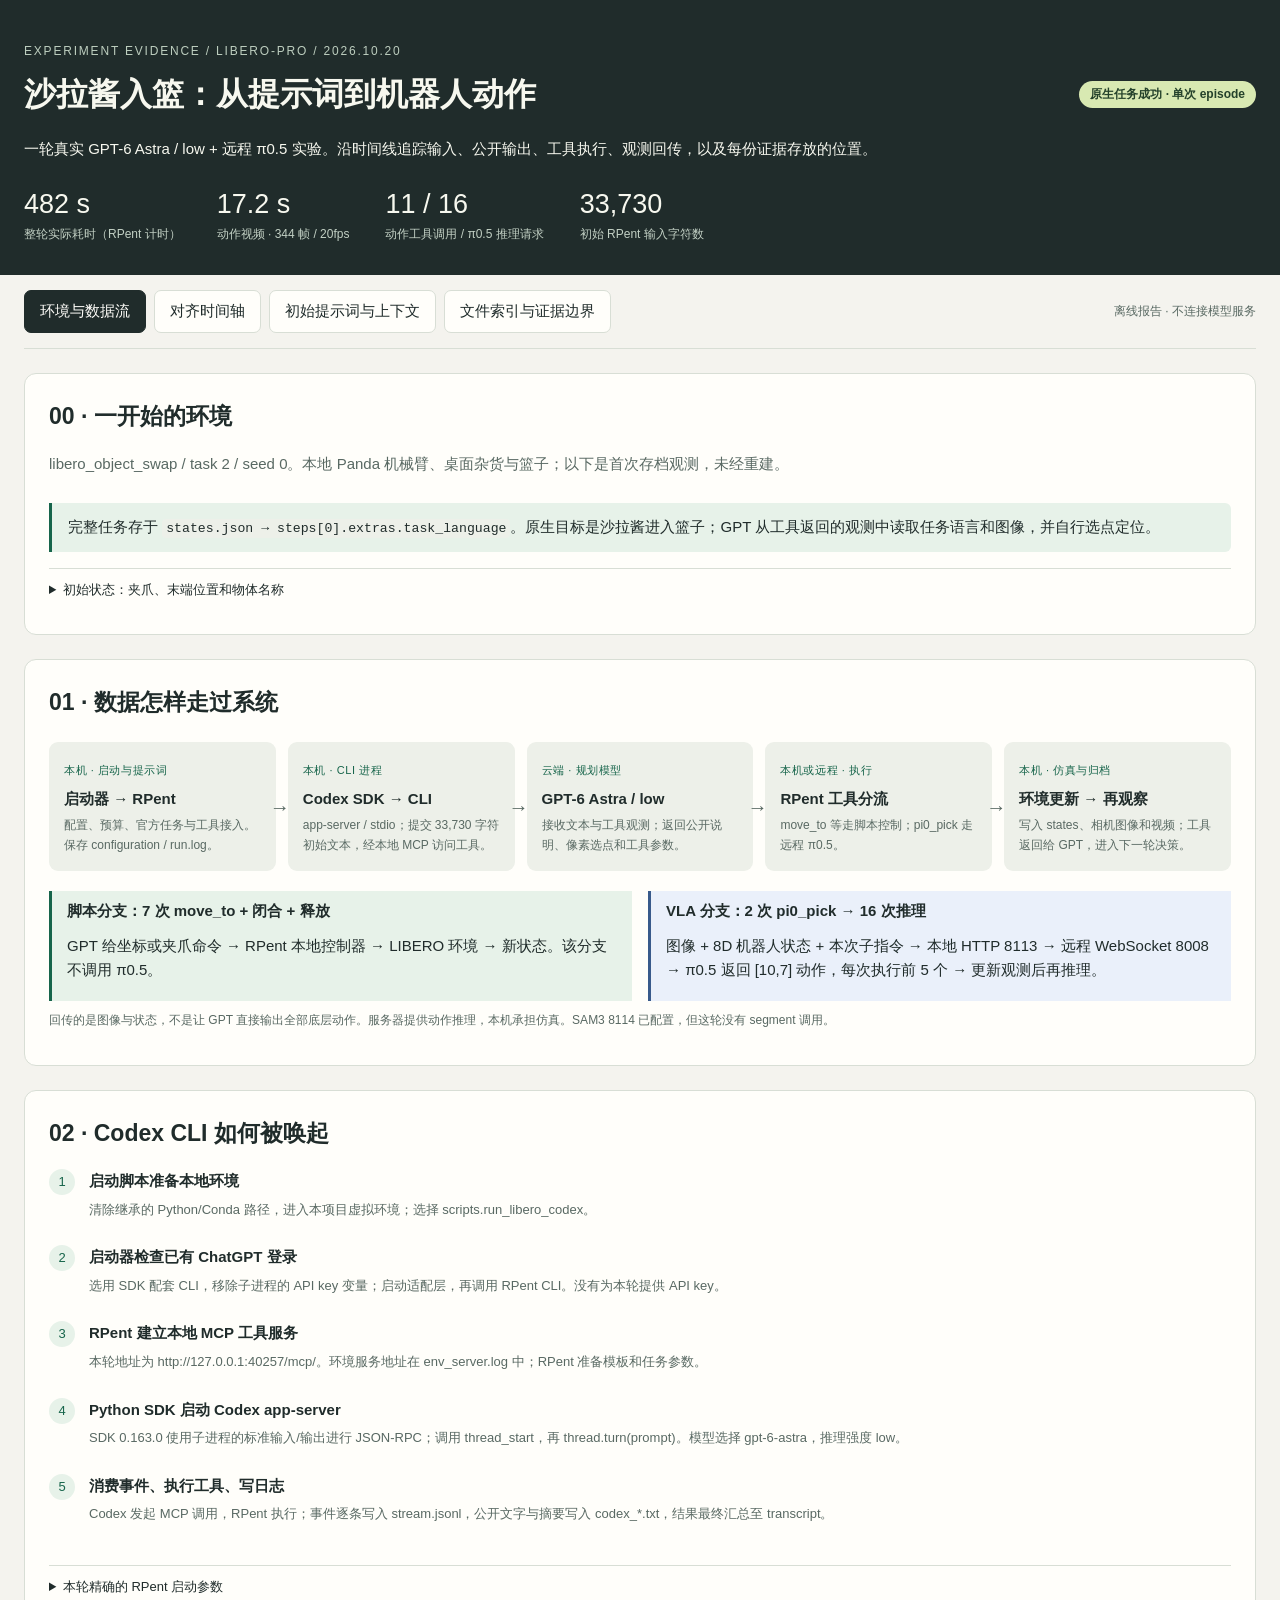
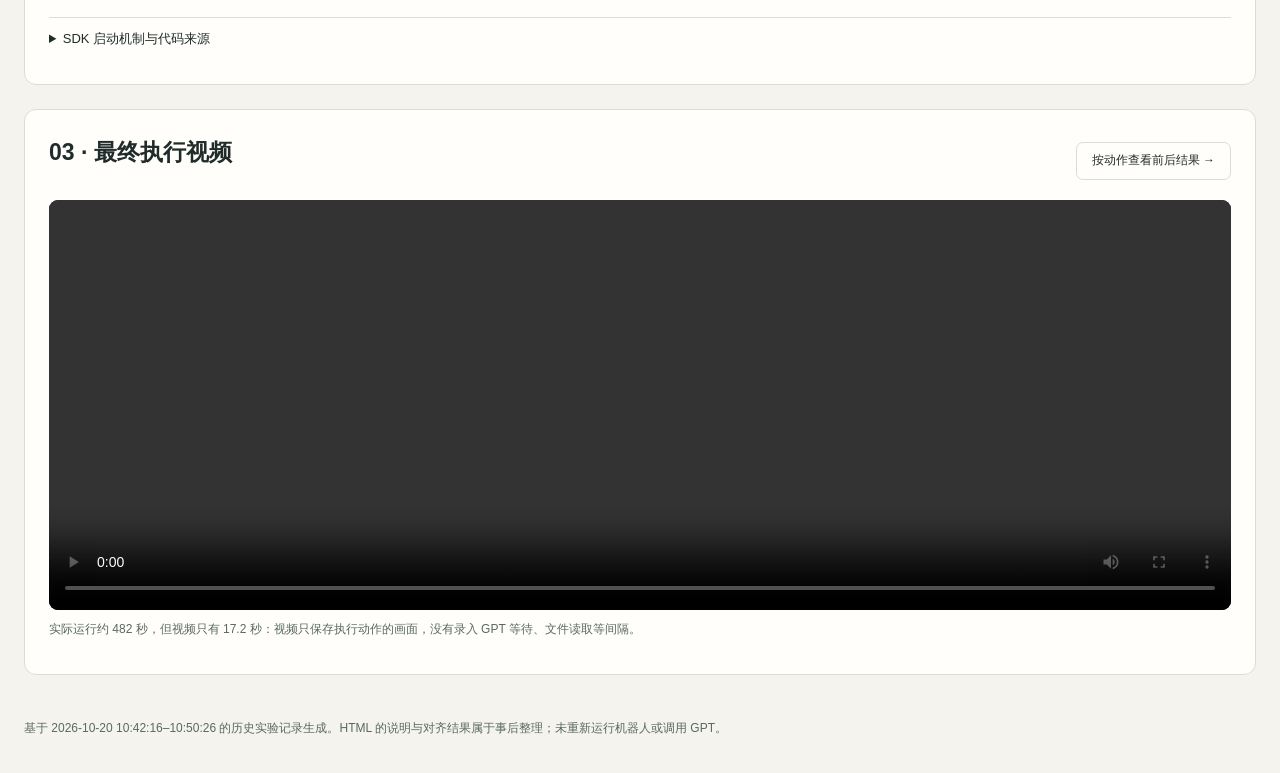
<file: scripts/templates/libero-run-report.html>
<!doctype html>
<html lang="zh-CN">
<head>
<meta charset="utf-8">
<meta name="viewport" content="width=device-width, initial-scale=1">
<title>LIBERO-PRO · 一次实验的数据流</title>
<style>
:root{--bg:#f4f3ee;--paper:#fffefa;--ink:#202c2b;--muted:#596963;--line:#d8ded5;--green:#17654b;--green-bg:#e7f2e9;--orange:#975313;--orange-bg:#fff0db;--blue:#385a8b;--blue-bg:#eaf0fa;--red:#ab4136;--red-bg:#fae9e5;--code:#edf0e9}
*{box-sizing:border-box}body{margin:0;background:var(--bg);color:var(--ink);font:15px/1.65 -apple-system,BlinkMacSystemFont,"Segoe UI","Noto Sans CJK SC","Microsoft YaHei",sans-serif}button,input{font:inherit}button,a{touch-action:manipulation}a{color:var(--green);text-underline-offset:3px;overflow-wrap:anywhere}button{cursor:pointer}button:focus-visible,a:focus-visible{outline:3px solid var(--blue);outline-offset:3px}header{background:var(--ink);color:#f7f8ef;padding:42px max(24px,calc((100vw - 1240px)/2)) 30px}.eyebrow{font-size:12px;letter-spacing:.15em;text-transform:uppercase;color:#bdcebf}h1{font-size:32px;line-height:1.3;font-weight:600;margin:12px 0}h2{font-size:23px;font-weight:600;margin:0 0 16px}h3{font-size:17px;font-weight:600;margin:18px 0 10px}p{margin:10px 0}.sub{color:var(--muted)}header .sub{color:#c2d0c4}header p{max-width:900px}.head-row{display:flex;align-items:center;justify-content:space-between;gap:24px}.badge{display:inline-flex;align-items:center;border-radius:20px;background:var(--green-bg);color:var(--green);font-size:12px;font-weight:600;padding:4px 11px;white-space:nowrap}.head-row .badge{background:#d8e9b2;color:#24422b}.stats{display:flex;gap:36px;flex-wrap:wrap;margin-top:26px}.stat strong{font-size:27px;display:block;font-weight:500;line-height:1.2}.stat span{color:#c2d0c4;font-size:12px}.shell{max-width:1288px;padding:0 24px;margin:auto}.nav{display:flex;gap:8px;position:sticky;top:0;background:var(--bg);padding:15px 0;z-index:10;border-bottom:1px solid var(--line);margin-bottom:24px}.nav button,.filter button,.small-btn{border:1px solid var(--line);border-radius:7px;background:var(--paper);color:var(--ink);padding:8px 15px}.nav button.active,.filter button.active{background:var(--ink);color:var(--paper);border-color:var(--ink)}.panel{background:var(--paper);border:1px solid var(--line);border-radius:12px;padding:24px;margin-bottom:24px}.view[hidden]{display:none}.two{display:grid;grid-template-columns:1fr 1fr;gap:22px}.photo{margin:0;background:var(--code);border-radius:8px;overflow:hidden}.photo img{display:block;width:100%;object-fit:contain;max-height:340px;image-rendering:auto}.photo figcaption{padding:9px 12px;font-size:12px;overflow-wrap:anywhere}.photo figcaption span{display:block;color:var(--muted)}.note{background:var(--green-bg);border-left:3px solid var(--green);padding:12px 16px;margin:16px 0;border-radius:0 6px 6px 0}.note.warn{background:var(--orange-bg);border-color:var(--orange)}.note.error{background:var(--red-bg);border-color:var(--red)}.flow{display:grid;grid-template-columns:repeat(5,1fr);gap:12px;margin:20px 0}.node{position:relative;background:var(--code);border-radius:9px;padding:15px;min-width:0}.node:not(:last-child):after{content:'→';position:absolute;right:-14px;top:38%;font-size:20px;color:var(--muted);z-index:1}.node b{display:block;font-size:15px;margin:5px 0}.node small{display:block;color:var(--muted);font-size:12px}.lane{font-size:11px;letter-spacing:.05em;color:var(--green)}.branch{display:grid;grid-template-columns:1fr 1fr;gap:16px}.branch>div{border-left:3px solid var(--green);padding:8px 15px;background:var(--green-bg)}.branch>div:last-child{border-color:var(--blue);background:var(--blue-bg)}pre{white-space:pre-wrap;overflow-wrap:anywhere;word-break:break-word;max-height:480px;overflow:auto;background:var(--code);border-radius:7px;padding:15px;font:12px/1.7 ui-monospace,SFMono-Regular,Consolas,monospace;margin:10px 0}code{font-family:ui-monospace,SFMono-Regular,Consolas,monospace;font-size:.88em;background:var(--code);padding:2px 4px;border-radius:4px}.sources{font-size:12px;display:grid;gap:7px;margin-top:16px}.source{background:var(--code);border-radius:6px;padding:8px 11px}.source .path{font:11px/1.6 ui-monospace,SFMono-Regular,Consolas,monospace;display:block;color:var(--muted);overflow-wrap:anywhere}.source a{font-weight:600}.meta{font-size:12px;color:var(--muted)}.filter{display:flex;gap:8px;flex-wrap:wrap;margin-bottom:14px}.timeline-layout{display:grid;grid-template-columns:320px minmax(0,1fr);gap:20px;align-items:start}.timeline-list{max-height:850px;overflow:auto;padding:8px;background:var(--paper);border:1px solid var(--line);border-radius:10px}.event{display:block;position:relative;text-align:left;width:100%;border:0;border-left:3px solid transparent;border-radius:6px;background:transparent;padding:12px;margin:3px 0;color:var(--ink)}.event:hover{background:var(--code)}.event.active{background:var(--green-bg);border-left-color:var(--green)}.event .time{font:12px ui-monospace,SFMono-Regular,Consolas,monospace;color:var(--muted)}.event strong{display:block;font-size:14px;margin-top:5px;font-weight:500}.kind{display:inline-block;border-radius:4px;font-size:11px;padding:1px 6px;margin-left:6px;background:var(--code);color:var(--muted)}.kind.vla{background:var(--orange-bg);color:var(--orange)}.kind.model{background:var(--blue-bg);color:var(--blue)}.kind.action,.kind.finish{background:var(--green-bg);color:var(--green)}.detail .panel{margin-bottom:16px}.detail h2{font-size:21px}.detail-head{display:flex;justify-content:space-between;gap:12px;align-items:center}.public{font-size:14px;border-left:3px solid var(--blue);padding:12px 16px;background:var(--blue-bg);white-space:pre-wrap;overflow-wrap:anywhere}.state-pair{display:grid;grid-template-columns:1fr 1fr;gap:12px}.state-pair .photo img{max-height:250px}.group-title{font-size:13px;font-weight:600;color:var(--muted);margin:10px 0}.video-shell{background:#172321;border-radius:9px;overflow:hidden;position:relative;text-align:center;color:#e0eadf}.video-shell video{display:block;width:100%;max-height:410px}.video-head{display:flex;justify-content:space-between;gap:12px;align-items:center;margin-bottom:12px}.video-head h3{margin:0}.video-head button{font-size:12px}.metrics-row{display:flex;gap:20px;flex-wrap:wrap;font-size:13px;margin:12px 0}.metrics-row b{display:block;font-size:18px;font-weight:500}.table-wrap{overflow-x:auto}table{width:100%;border-collapse:collapse;font-size:13px}th,td{text-align:left;border-bottom:1px solid var(--line);padding:12px 10px;vertical-align:top}th{font-weight:600;color:var(--muted)}td:first-child{min-width:170px}details{border-top:1px solid var(--line);padding:10px 0;margin-top:10px}summary{cursor:pointer;font-size:13px;font-weight:500}details pre{max-height:420px}.prompt-full{max-height:650px;font-size:13px}.empty{padding:30px;color:var(--muted)}.pill-row{display:flex;gap:8px;flex-wrap:wrap;margin:12px 0}.pill{font-size:12px;border:1px solid var(--line);border-radius:20px;padding:4px 10px}.tabs-note{font-size:12px;color:var(--muted);margin-left:auto;align-self:center}.file-desc{min-width:320px}.notes li{margin:9px 0}.prompt-head{display:flex;gap:12px;align-items:center;flex-wrap:wrap}.steps{counter-reset:launch;list-style:none;padding:0}.steps li{counter-increment:launch;position:relative;padding:0 0 20px 40px}.steps li:before{content:counter(launch);position:absolute;left:0;top:0;width:26px;height:26px;background:var(--green-bg);color:var(--green);border-radius:50%;text-align:center;font-size:13px;line-height:26px}.steps li b{display:block}.steps li p{margin:5px 0;font-size:13px;color:var(--muted)}footer{font-size:12px;color:var(--muted);padding:20px 0 35px}.mobile-jump{display:none}.count{font-size:12px;color:var(--muted);padding:4px 0 12px}.full-path{font-size:12px;overflow-wrap:anywhere}.video-label{font-size:12px;color:var(--muted)}
@media(max-width:1050px){.flow{grid-template-columns:1fr 1fr}.node:after{display:none}.timeline-layout{grid-template-columns:270px minmax(0,1fr)}.stats{gap:24px}.tabs-note{display:none}}
@media(max-width:750px){header{padding:28px 20px}.shell{padding:0 14px}h1{font-size:26px}.head-row{align-items:start}.stats{gap:18px}.stat strong{font-size:23px}.nav{gap:5px;overflow:auto}.nav button{padding:7px 11px;white-space:nowrap;font-size:13px}.panel{padding:17px}.two,.timeline-layout,.branch{grid-template-columns:1fr}.timeline-list{max-height:290px}.flow{grid-template-columns:1fr}.state-pair{gap:8px}.photo figcaption{padding:7px;font-size:11px}.detail-head{display:block}.detail .badge{margin-top:8px}.head-row .badge{display:none}.video-head{align-items:start}.full-path{font-size:11px}}
@media print{header{background:none;color:var(--ink)}.nav,.filter,.timeline-list,button{display:none}.view[hidden]{display:block}.timeline-layout{display:block}.panel{break-inside:avoid}.stats .stat span,header .sub{color:var(--muted)}}
</style>
</head>
<body>
<header>
  <div class="eyebrow">Experiment evidence / LIBERO-PRO / 2026.10.20</div>
  <div class="head-row"><h1>沙拉酱入篮：从提示词到机器人动作</h1><span class="badge">原生任务成功 · 单次 episode</span></div>
  <p>一轮真实 GPT-6 Astra / low + 远程 π0.5 实验。沿时间线追踪输入、公开输出、工具执行、观测回传，以及每份证据存放的位置。</p>
  <div class="sub" id="run-name"></div>
  <div class="stats"><div class="stat"><strong>482 s</strong><span>整轮实际耗时（RPent 计时）</span></div><div class="stat"><strong>17.2 s</strong><span>动作视频 · 344 帧 / 20fps</span></div><div class="stat"><strong>11 / 16</strong><span>动作工具调用 / π0.5 推理请求</span></div><div class="stat"><strong>33,730</strong><span>初始 RPent 输入字符数</span></div></div>
</header>
<div class="shell">
  <nav class="nav" aria-label="报告章节"><button data-view="overview" class="active">环境与数据流</button><button data-view="timeline">对齐时间轴</button><button data-view="prompt">初始提示词与上下文</button><button data-view="files">文件索引与证据边界</button><span class="tabs-note">离线报告 · 不连接模型服务</span></nav>
  <main>
    <section class="view" id="view-overview">
      <div class="panel"><h2>00 · 一开始的环境</h2><p id="task-text"></p><p class="sub">libero_object_swap / task 2 / seed 0。本地 Panda 机械臂、桌面杂货与篮子；以下是首次存档观测，未经重建。</p><div class="two" id="initial-images"></div><div class="note">完整任务存于 <code>states.json → steps[0].extras.task_language</code>。原生目标是沙拉酱进入篮子；GPT 从工具返回的观测中读取任务语言和图像，并自行选点定位。</div><details><summary>初始状态：夹爪、末端位置和物体名称</summary><pre id="initial-state"></pre></details></div>
      <div class="panel"><h2>01 · 数据怎样走过系统</h2><div class="flow"><div class="node"><span class="lane">本机 · 启动与提示词</span><b>启动器 → RPent</b><small>配置、预算、官方任务与工具接入。保存 configuration / run.log。</small></div><div class="node"><span class="lane">本机 · CLI 进程</span><b>Codex SDK → CLI</b><small>app-server / stdio；提交 33,730 字符初始文本，经本地 MCP 访问工具。</small></div><div class="node"><span class="lane">云端 · 规划模型</span><b>GPT-6 Astra / low</b><small>接收文本与工具观测；返回公开说明、像素选点和工具参数。</small></div><div class="node"><span class="lane">本机或远程 · 执行</span><b>RPent 工具分流</b><small>move_to 等走脚本控制；pi0_pick 走远程 π0.5。</small></div><div class="node"><span class="lane">本机 · 仿真与归档</span><b>环境更新 → 再观察</b><small>写入 states、相机图像和视频；工具返回给 GPT，进入下一轮决策。</small></div></div><div class="branch"><div><b>脚本分支：7 次 move_to + 闭合 + 释放</b><p>GPT 给坐标或夹爪命令 → RPent 本地控制器 → LIBERO 环境 → 新状态。该分支不调用 π0.5。</p></div><div><b>VLA 分支：2 次 pi0_pick → 16 次推理</b><p>图像 + 8D 机器人状态 + 本次子指令 → 本地 HTTP 8113 → 远程 WebSocket 8008 → π0.5 返回 [10,7] 动作，每次执行前 5 个 → 更新观测后再推理。</p></div></div><p class="meta">回传的是图像与状态，不是让 GPT 直接输出全部底层动作。服务器提供动作推理，本机承担仿真。SAM3 8114 已配置，但这轮没有 segment 调用。</p></div>
      <div class="panel"><h2>02 · Codex CLI 如何被唤起</h2><ol class="steps"><li><b>启动脚本准备本地环境</b><p>清除继承的 Python/Conda 路径，进入本项目虚拟环境；选择 scripts.run_libero_codex。</p></li><li><b>启动器检查已有 ChatGPT 登录</b><p>选用 SDK 配套 CLI，移除子进程的 API key 变量；启动适配层，再调用 RPent CLI。没有为本轮提供 API key。</p></li><li><b>RPent 建立本地 MCP 工具服务</b><p>本轮地址为 http://127.0.0.1:40257/mcp/。环境服务地址在 env_server.log 中；RPent 准备模板和任务参数。</p></li><li><b>Python SDK 启动 Codex app-server</b><p>SDK 0.163.0 使用子进程的标准输入/输出进行 JSON-RPC；调用 thread_start，再 thread.turn(prompt)。模型选择 gpt-6-astra，推理强度 low。</p></li><li><b>消费事件、执行工具、写日志</b><p>Codex 发起 MCP 调用，RPent 执行；事件逐条写入 stream.jsonl，公开文字与摘要写入 codex_*.txt，结果最终汇总至 transcript。</p></li></ol><details><summary>本轮精确的 RPent 启动参数</summary><pre id="launch-command"></pre></details><details><summary>SDK 启动机制与代码来源</summary><pre id="cli-command"></pre><p class="meta">CLI 命令形式按配套 SDK 源码解释；历史进程完整 argv 未单独录制。RPent 启动参数来自本轮 configuration.json。</p><div id="launch-sources" class="sources"></div></details></div>
      <div class="panel"><div class="video-head"><h2>03 · 最终执行视频</h2><button class="small-btn" id="go-timeline">按动作查看前后结果 →</button></div><div class="video-shell"><video id="overview-video" controls preload="metadata" aria-label="完整任务执行视频"></video></div><p class="meta">实际运行约 482 秒，但视频只有 17.2 秒：视频只保存执行动作的画面，没有录入 GPT 等待、文件读取等间隔。</p></div>
    </section>
    <section class="view" id="view-timeline" hidden>
      <div class="filter" role="group" aria-label="时间轴筛选"><button class="active" data-filter="key">关键过程</button><button data-filter="decisions">GPT + 动作</button><button data-filter="all">全部公开事件与工具</button><button data-filter="network">16 次 π0.5 请求</button></div>
      <p class="meta">统一为北京时间 Asia/Shanghai。工具显示实际开始—完成区间；GPT 文字显示消息完成时间。点击事件查看原始字段与来源。</p>
      <div class="timeline-layout"><aside><div class="count" id="event-count"></div><div class="timeline-list" id="timeline-list" aria-label="事件列表"></div></aside><div class="detail"><div id="event-detail"></div><div class="panel"><div class="video-head"><h3>动作视频</h3><button class="small-btn" id="play-segment">播放所选动作</button></div><div class="video-shell"><video id="timeline-video" controls preload="metadata" aria-label="与所选动作对齐的视频"></video></div><p class="video-label" id="segment-label">选择动作后显示对应视频区间。</p></div></div></div>
    </section>
    <section class="view" id="view-prompt" hidden>
      <div class="panel"><div class="prompt-head"><h2>初始给 Codex 的完整文本</h2><a class="small-btn" href="initial-prompt.txt" download>保存原文 TXT</a></div><p>已在原始事件中找到，逐字提取，<b>不是从当前代码重新生成</b>。RPent 把自己的系统模板与用户模板拼接，作为一次 Codex turn 的输入文本提交。</p><div class="pill-row"><span class="pill">33,730 字符</span><span class="pill">第一条 userMessage</span><span class="pill">原始事件第 3 行</span></div><div class="note">这份文本是 <b>RPent 提交给 Codex 的全部初始 turn 文本</b>。它不是模型服务端所有上下文的完整转储：Codex 基础指令和 MCP 工具声明另外生效；环境图像、任务语言、指南及记忆也会在后续工具调用中补充。</div><div id="prompt-sources" class="sources"></div><pre id="prompt-full" class="prompt-full"></pre><details><summary>原文校验值</summary><pre id="prompt-hash"></pre></details></div>
      <div class="panel"><h2>起始输入之后，GPT 又读了什么</h2><p>先读取三份指南与第 0 份观测，再读取记忆索引和全局记忆。任务级与任务族记忆不存在，相关工具返回错误；这不是模型调用或环境运行失败。</p><div id="context-table" class="table-wrap"></div><p class="meta">当前源文件可能后来被修改；历史上实际返回的内容保存在对应的原始工具完成事件中。时间轴“全部公开事件与工具”可以查看当时的返回文本。</p></div>
      <div class="panel"><h2>关于“思考过程”：哪些记录真的存在</h2><p>本轮有 18 条公开 agentMessage，可以看到模型如何计划、观察失败、修改指令、搬运与检查结果；本页按原文展示，并附上中文执行说明。</p><p>另外有 16 条 reasoning 事件，但 <code>summary=[]</code>、<code>content=[]</code>，没有可读推理摘要。累计 194 个 reasoning token 是用量计数，不能从中还原内部推理。</p><div class="note warn">“公开解释”“工具决策”和“内部推理”要分开理解。本页展示前两者；没有根据动作结果编造内部思考。</div></div>
    </section>
    <section class="view" id="view-files" hidden>
      <div class="panel"><h2>每份数据存在哪里</h2><p class="full-path" id="output-path"></p><p class="meta">文件链接采用相对路径，可从当前目录打开原件。提示词、观测缩略图和视频已嵌入 HTML，单独保存这个 HTML 也能查看核心过程；原件链接需要保留目录结构。</p><div class="table-wrap"><table><thead><tr><th>文件 / 目录</th><th>作用</th><th>怎样阅读</th></tr></thead><tbody id="file-table"></tbody></table></div></div>
      <div class="panel"><h2>时间、成功与证据的边界</h2><ul id="notes" class="notes"></ul><details><summary>原始输入文件 SHA-256（生成报告前后保持一致）</summary><pre id="source-hashes"></pre></details></div>
    </section>
  </main>
  <footer>基于 2026-10-20 10:42:16–10:50:26 的历史实验记录生成。HTML 的说明与对齐结果属于事后整理；未重新运行机器人或调用 GPT。</footer>
</div>
<script id="run-data" type="application/json">__RUN_DATA__</script>
<script>
'use strict';
const D=JSON.parse(document.getElementById('run-data').textContent);
const $=id=>document.getElementById(id);
const esc=v=>String(v??'').replace(/[&<>"']/g,c=>({'&':'&amp;','<':'&lt;','>':'&gt;','"':'&quot;',"'":'&#39;'}[c]));
const json=v=>JSON.stringify(v,null,2);
const kinds={setup:'启动',prompt:'输入',model:'GPT 公开文字',tool:'工具',action:'脚本动作',vla:'VLA 抓取',network:'远程请求',finish:'结束'};
function sources(items){return '<div class="sources">'+(items||[]).map(s=>'<div class="source"><a href="'+esc(s.url)+'">'+esc(s.file)+'</a>'+(s.line?' · 第 '+s.line+' 行':'')+(s.field?' · '+esc(s.field):'')+'<span class="path">'+esc(s.path)+'</span></div>').join('')+'</div>';}
function photo(i,camera,caption){const name=camera==='agentview'?'主相机':'腕部相机';const file=camera+'_high.png/'+String(i).padStart(2,'0')+'.png';return '<figure class="photo"><img loading="lazy" src="'+D.images[String(i)][camera]+'" alt="观测 '+i+' '+name+'"><figcaption>'+esc(caption||'观测 '+String(i).padStart(2,'0')+' · '+name)+'<span>标准图嵌入页面；<a href="'+esc(D.assetBase+file)+'">查看 '+esc(file)+' 原图</a></span></figcaption></figure>';}
function setView(name){document.querySelectorAll('.view').forEach(e=>e.hidden=e.id!=='view-'+name);document.querySelectorAll('[data-view]').forEach(e=>e.classList.toggle('active',e.dataset.view===name));}
document.querySelectorAll('[data-view]').forEach(b=>b.addEventListener('click',()=>setView(b.dataset.view)));
$('go-timeline').addEventListener('click',()=>{setView('timeline');document.querySelector('.nav').scrollIntoView({block:'start'});});
$('run-name').textContent=D.run+' · gpt-6-astra / reasoning=low · 本机仿真 / 远程官方 pi05_libero';
$('task-text').textContent=D.task;
$('initial-images').innerHTML=photo(0,'agentview')+photo(0,'wrist');
$('initial-state').textContent=json(D.states[0]);
$('launch-command').textContent=D.config.command.map(x=>/\s/.test(x)?JSON.stringify(x):x).join(' ');
$('cli-command').textContent=D.cliBin+' [--config <本轮配置覆盖>] app-server --listen stdio://\n\nSDK: openai_codex 0.163.0\nCLI: 0.163.0\nthread_start(model="gpt-6-astra", …)\nthread.turn(system_prompt + "\\n\\n" + user_message, …)\nreasoning_effort: low\nMCP endpoint: http://127.0.0.1:40257/mcp/';
$('launch-sources').innerHTML=sources(D.launchSources);
$('overview-video').src=D.video;$('timeline-video').src=D.video;
$('prompt-full').textContent=D.prompt;
$('prompt-sources').innerHTML=sources([D.promptMeta.source,D.promptMeta.export]);
$('prompt-hash').textContent='SHA-256: '+D.promptMeta.sha256+'\n字符数：'+D.promptMeta.chars;
$('output-path').textContent='原始数据：'+D.path+' ｜ 复盘报告：'+D.reviewPath;
$('file-table').innerHTML=D.files.map(f=>'<tr><td><a href="'+esc(f.url)+'">'+esc(f.file)+'</a></td><td>'+esc(f.role)+'</td><td class="file-desc">'+esc(f.description)+'</td></tr>').join('');
$('notes').innerHTML=D.notes.map(n=>'<li>'+esc(n)+'</li>').join('');
$('source-hashes').textContent=json(D.sourceHashes);
const context=D.events.filter(e=>e.title==='read_text_file');
$('context-table').innerHTML='<table><thead><tr><th>请求时间</th><th>读取路径</th><th>返回</th><th>原始证据</th></tr></thead><tbody>'+context.map(e=>'<tr><td>'+e.clock+'</td><td>'+esc(e.arguments.path)+'</td><td>'+esc(e.status)+'</td><td><a href="'+e.sources[0].url+'">stream 第 '+e.sources[0].line+' 行</a></td></tr>').join('')+'</tbody></table>';
let filter='key',selected=D.events[0].id,currentVideo=null;
function matches(e){if(filter==='key')return e.important;if(filter==='decisions')return ['setup','prompt','model','action','vla','finish'].includes(e.kind);if(filter==='network')return e.kind==='network';return true;}
function drawList(){const list=D.events.filter(matches);$('event-count').textContent=list.length+' 个事件 · 点击查看证据';$('timeline-list').innerHTML=list.map(e=>'<button class="event '+(e.id===selected?'active':'')+'" data-event="'+e.id+'" aria-pressed="'+(e.id===selected)+'"><span class="time">'+e.clock+' <span class="kind '+e.kind+'">'+kinds[e.kind]+'</span></span><strong>'+esc(e.title)+'</strong><span class="meta">+'+e.relative.toFixed(1)+' s'+(e.durationMs!=null?' · 耗时 '+(e.durationMs/1000).toFixed(3)+' s':'')+'</span></button>').join('');$('timeline-list').querySelectorAll('[data-event]').forEach(b=>b.addEventListener('click',()=>select(b.dataset.event)));}
function select(id){selected=id;drawList();const e=D.events.find(x=>x.id===id);let html='<div class="panel"><div class="detail-head"><h2>'+esc(e.title)+'</h2><span class="badge">'+kinds[e.kind]+'</span></div><p class="meta">北京时间 '+e.clock+(e.end!==e.at?' — '+e.endClock:'')+' · 从 RPent 启动计时 +'+e.relative.toFixed(3)+' s</p><p>'+esc(e.explanation||'')+'</p>';
if(e.kind==='prompt')html+='<div class="note">原文共 '+D.promptMeta.chars+' 字符。<button class="small-btn" id="show-prompt">打开完整提示词</button></div>';
if(e.message)html+='<h3>当时的公开输出（原文）</h3><div class="public">'+esc(e.message)+'</div>';
if(e.publicBefore)html+='<h3>执行前 GPT 最近的公开说明</h3><div class="public">'+esc(e.publicBefore)+'</div><p class="meta">按原始事件顺序对应最近的公开消息，不等于内部推理全文。</p>';
if(e.arguments)html+='<h3>输入 / 工具参数</h3><pre>'+esc(json(e.arguments))+'</pre>';
if(e.result)html+='<details '+(['action','vla','network','finish'].includes(e.kind)?'open':'')+'><summary>执行返回 / 结果</summary><pre>'+esc(json(e.result))+'</pre></details>';
if(e.networkRows&&e.networkRows.length)html+='<div class="note">这次抓取内含 π0.5 请求 #'+e.networkRows.join('、#')+'；每次推理后的前 5 个动作进入仿真，再把新观测送入下一次推理。细节见“16 次 π0.5 请求”。</div>';
if(e.kind==='vla'&&e.state===4)html+='<div class="note error">通信与工具执行完成 ≠ 抓取成功。本次 result.success=false；机械臂没有夹住物体。</div>';
if(e.state===11)html+='<div class="note">最终环境 terminated=true、truncated=false。该证据独立于 GPT 的 finish(status=success) 声明。</div>';
html+=sources(e.sources)+'</div>';
if(e.state!=null&&D.images[String(e.state)]){html+='<div class="panel"><h3>与此次记录对齐的场景</h3>';if(e.beforeState!=null){html+='<div class="group-title">执行前 · 观测 '+String(e.beforeState).padStart(2,'0')+'</div><div class="state-pair">'+photo(e.beforeState,'agentview')+photo(e.beforeState,'wrist')+'</div><div class="group-title">执行后 · 观测 '+String(e.state).padStart(2,'0')+'</div>';}html+='<div class="state-pair">'+photo(e.state,'agentview')+photo(e.state,'wrist')+'</div><p class="meta">来源：states.json → steps['+e.state+']；图像目录内相同编号的 PNG。不是在模型等待期间重新采集的画面。</p></div>';}
$('event-detail').innerHTML=html;const promptButton=$('show-prompt');if(promptButton)promptButton.addEventListener('click',()=>setView('prompt'));
currentVideo=e.video||null;$('play-segment').disabled=!currentVideo;if(currentVideo){$('segment-label').textContent='观测 '+e.state+' 对应视频 '+currentVideo.start.toFixed(2)+'–'+currentVideo.end.toFixed(2)+' s · '+currentVideo.actions+' 个实际动作 · 帧区间 ['+currentVideo.startFrame+', '+currentVideo.endFrameExclusive+')。位置由动作帧记录规则推导。';}else{$('segment-label').textContent='这条事件没有新增动作帧；选择 move_to / pi0_pick / set_gripper / release 可定位视频。';}}
document.querySelectorAll('[data-filter]').forEach(b=>b.addEventListener('click',()=>{filter=b.dataset.filter;document.querySelectorAll('[data-filter]').forEach(x=>x.classList.toggle('active',x===b));const visible=D.events.filter(matches);if(!visible.some(e=>e.id===selected)&&visible.length)selected=visible[0].id;select(selected);}));
$('play-segment').addEventListener('click',()=>{if(!currentVideo)return;const v=$('timeline-video');v.currentTime=currentVideo.start;v.play().catch(()=>{});});
$('timeline-video').addEventListener('timeupdate',()=>{const v=$('timeline-video');if(currentVideo&&v.currentTime>=currentVideo.end&&!v.paused)v.pause();});
select(selected);
window.reportReady=true;
</script>
</body>
</html>
</file>
